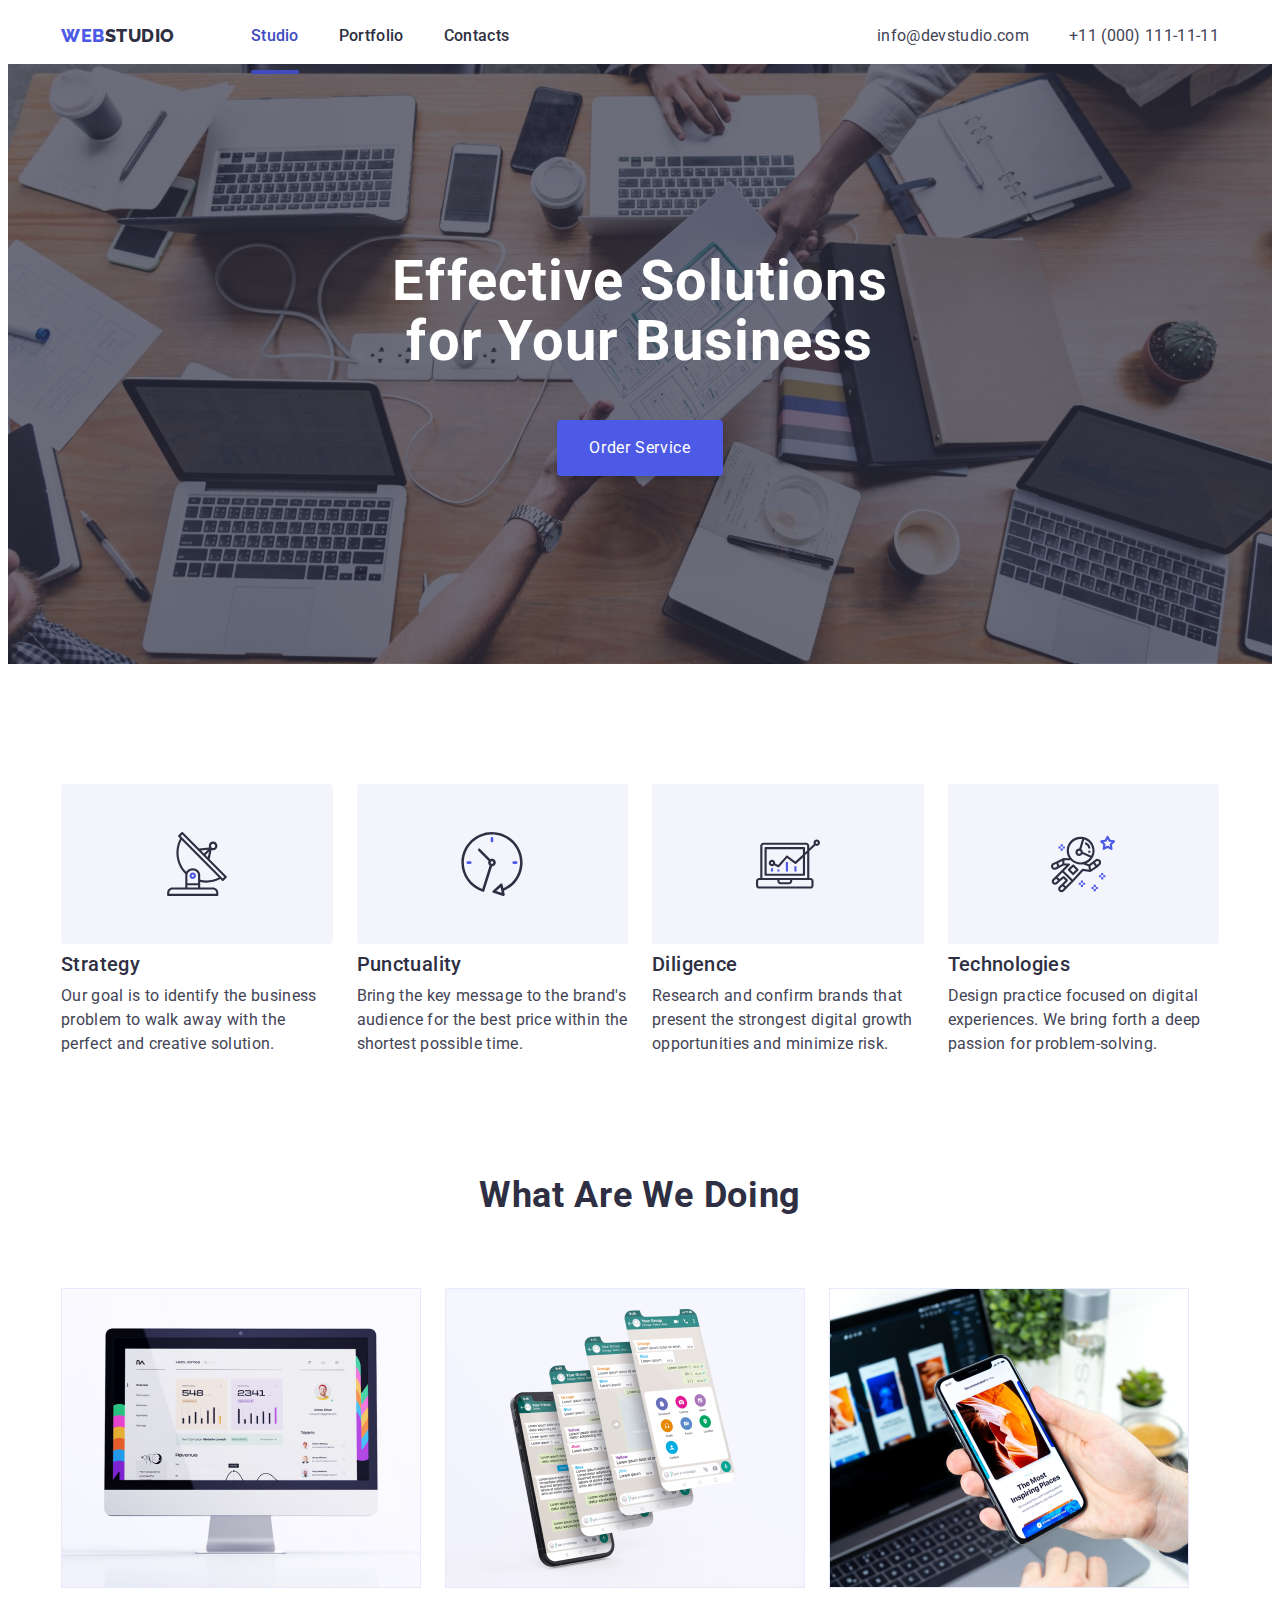
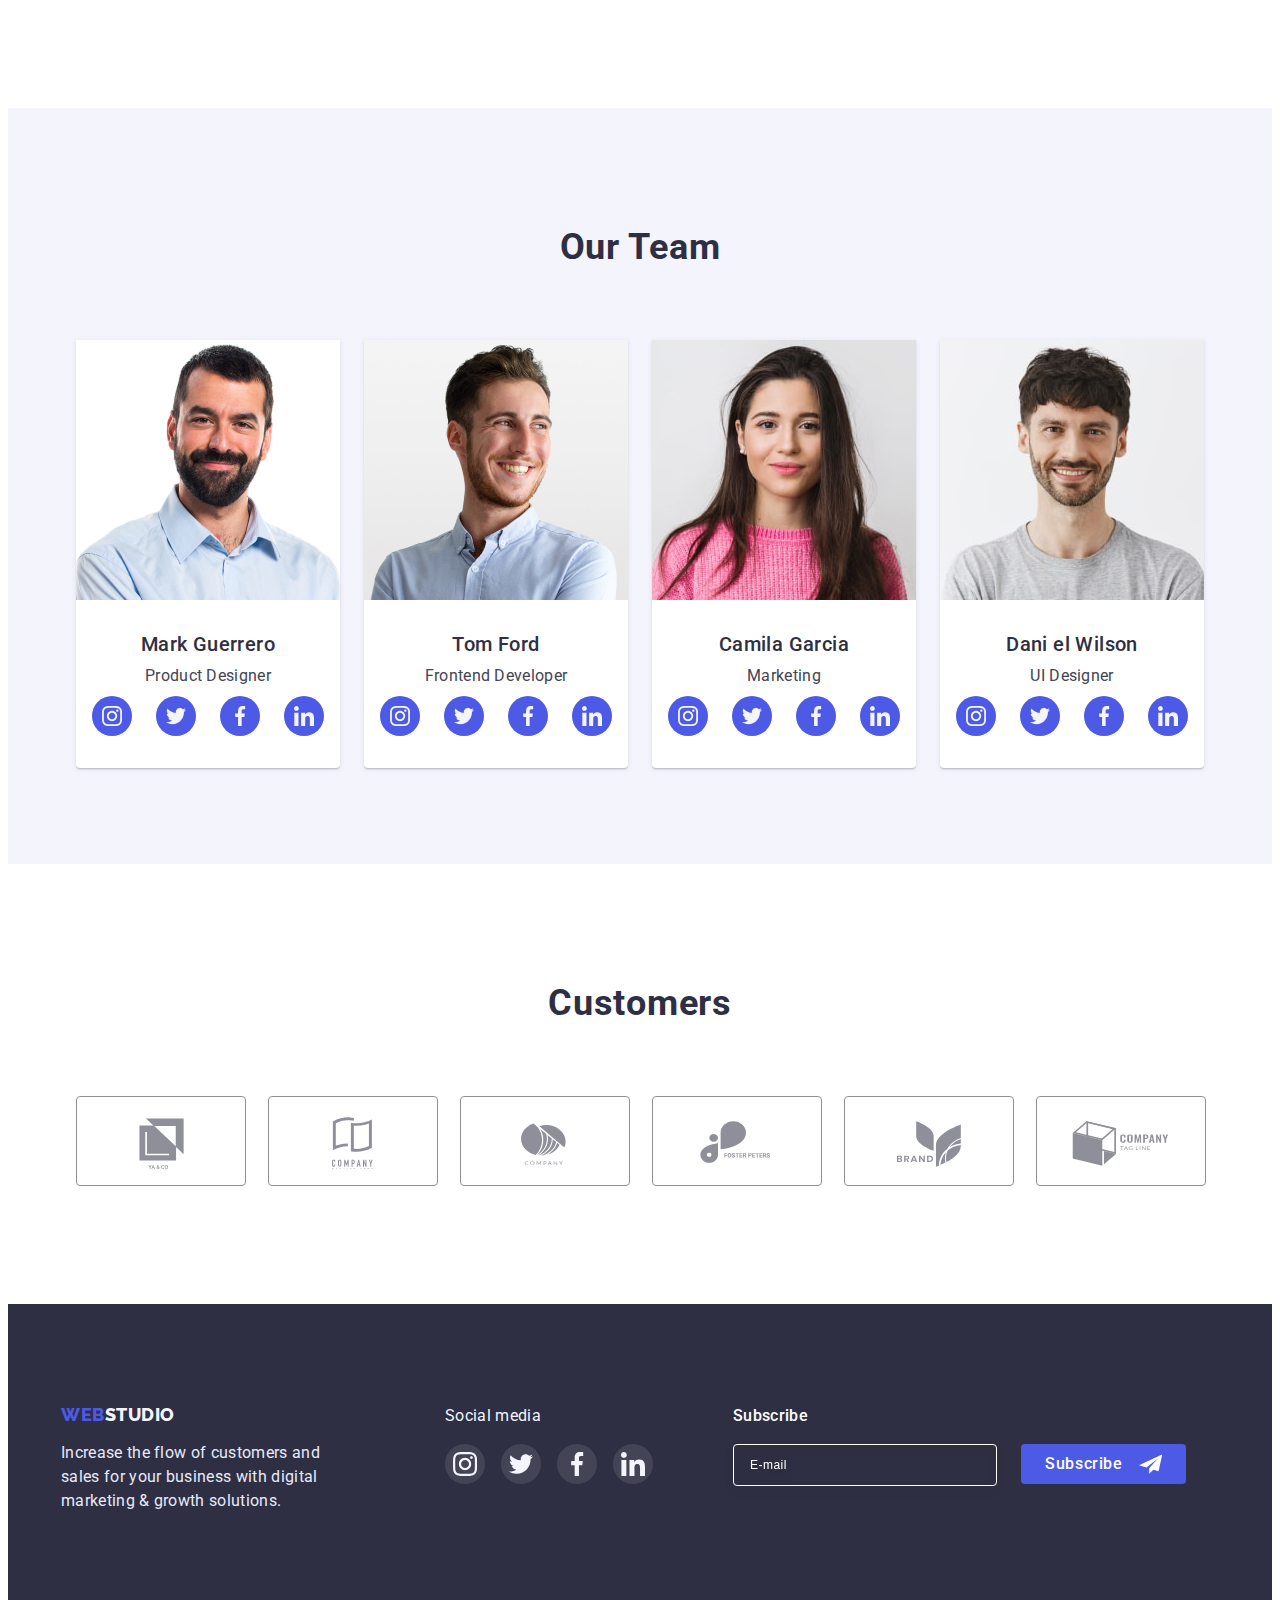
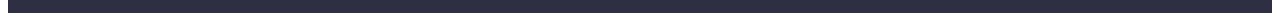
<file: index.html>
<!DOCTYPE html>
<html lang="en">
  <head>
    <meta charset="UTF-8" />
    <meta http-equiv="X-UA-Compatible" content="IE=edge" />
    <meta name="viewport" content="width=device-width, initial-scale=1.0" />
    <title>Studio</title>
    <link rel="preconnect" href="https://fonts.googleapis.com" />
    <link rel="preconnect" href="https://fonts.gstatic.com" crossorigin />
    <link
      href="https://fonts.googleapis.com/css2?family=Raleway:wght@800&family=Roboto:wght@400;500;700&display=swap"
      rel="stylesheet"
    />

    <link
      rel="stylesheet"
      href="https://cdnjs.cloudflare.com/ajax/libs/modern-normalize/1.1.0/modern-normalize.min.css"
      integrity="sha512-wpPYUAdjBVSE4KJnH1VR1HeZfpl1ub8YT/NKx4PuQ5NmX2tKuGu6U/JRp5y+Y8XG2tV+wKQpNHVUX03MfMFn9Q=="
      crossorigin="anonymous"
      referrerpolicy="no-referrer"
    />

    <link rel="stylesheet" href="./css/style.css" />
  </head>

  <body>
    <!-- HEADER -->
    <header class="header">
      <div class="container web-container">
        <nav class="header-nav list">
          <a class="header-logo link" href="./index.html"
            >Web <span class="studio">Studio</span></a
          >
          <!-- NAVIGATE -->
          <ul class="header-list list">
            <li class="header-item">
              <a class="header-link-current link" href="./index.html">Studio</a>
            </li>
            <li class="header-item">
              <a class="header-link link" href="./portfolio.html">Portfolio</a>
            </li>
            <li class="header-item">
              <a class="header-link link" href="">Contacts</a>
            </li>
          </ul>
        </nav>

        <address class="address">
          <ul class="address-list list">
            <li class="address-link">
              <a class="address-mail link" href="mailto:info@devstudio.com"
                >info@devstudio.com</a
              >
            </li>
            <li class="address-link">
              <a class="address-mail link" href="tel:+110001111111"
                >+11 (000) 111-11-11</a
              >
            </li>
          </ul>
        </address>
        <!-- NAV BUTTON -->
        <button type="button" class="menu-open-btn" data-menu-open>
          <svg width="32" Height="22" class="menu-mob-icon">
            <use href="./images/icons.svg#burger-icon"></use>
          </svg>
        </button>
      </div>
      <!-- menu -->
      <div class="mob-menu is-hidden" data-menu>
        <button type="button" class="mob-modal-close" data-menu-close>
          <svg width="8" Height="8" class="close">
            <use href="./images/icons.svg#icon-close-black-18dp-2-1-1"></use>
          </svg>
        </button>
        <ul class="mob-menu-list list">
          <li class="mob-menu-item">
            <a class="link mob-menu-link" href="./index.html">Studio</a>
          </li>
          <li class="mob-menu-item">
            <a class="link mob-menu-link" href="./portfolio.html">Portfolio</a>
          </li>
          <li class="mob-menu-item">
            <a class="link mob-menu-link" href="">Contacts</a>
          </li>
        </ul>
        <div>
          <ul class="list menu-mail-list">
            <li class="mob-menu-tel">
              <a class="link menu-tel" href="tel:+110001111111"
                >+11 (000) 111-11-11</a
              >
            </li>
            <li class="mob-menu-mail">
              <a class="link menu-mail" href="mailto:info@devstudio.com"
                >info@devstudio.com</a
              >
            </li>
          </ul>
          <ul class="mob-soc-list list">
            <li class="mob-soc-item item">
              <a class="mob-soc-link link" href="">
                <svg width="24" Height="24" class="mob-soc-icon">
                  <use href="./images/icons.svg#instagram"></use>
                </svg>
              </a>
            </li>
            <li class="mob-soc-item item">
              <a class="mob-soc-link link" href="">
                <svg width="24" Height="24" class="mob-soc-icon">
                  <use href="./images/icons.svg#twitter"></use>
                </svg>
              </a>
            </li>
            <li class="mob-soc-item item">
              <a class="mob-soc-link link" href="">
                <svg width="24" Height="24" class="mob-soc-icon">
                  <use href="./images/icons.svg#facebook"></use>
                </svg>
              </a>
            </li>
            <li class="mob-soc-item item">
              <a class="mob-soc-link link" href="">
                <svg width="24" Height="24" class="mob-soc-icon">
                  <use href="./images/icons.svg#linkedin"></use>
                </svg>
              </a>
            </li>
          </ul>
        </div>
      </div>
    </header>
    <!-- section 1 -->
    <main class="main-studio">
      <section class="hero">
        <div class="container hero-title">
          <h1 class="title">Effective Solutions for Your Business</h1>
          <button class="hero-button button" data-modal-open type="button">
            Order Service
          </button>
        </div>
      </section>

      <!-- section 2 -->
      <section class="second-section">
        <div class="container">
          <h2 class="second-section-header"></h2>
          <ul class="second-section-list list">
            <li class="second-item list">
              <div class="feature-icon-bg">
                <svg class="feature-icon" width="64" height="64">
                  <use href="./images/icons.svg#strategy"></use>
                </svg>
              </div>

              <h3 class="second-item-tittle">Strategy</h3>
              <p class="second-item-description">
                Our goal is to identify the business problem to walk away with
                the perfect and creative solution.
              </p>
            </li>
            <li class="second-item list">
              <div class="feature-icon-bg">
                <svg class="feature-icon" width="64" height="64">
                  <use href="./images/icons.svg#punctuality"></use>
                </svg>
              </div>

              <h3 class="second-item-tittle">Punctuality</h3>
              <p class="second-item-description">
                Bring the key message to the brand's audience for the best price
                within the shortest possible time.
              </p>
            </li>
            <li class="second-item list">
              <div class="feature-icon-bg">
                <svg class="feature-icon" width="64" height="64">
                  <use href="./images/icons.svg#diligence"></use>
                </svg>
              </div>

              <h3 class="second-item-tittle">Diligence</h3>
              <p class="second-item-description">
                Research and confirm brands that present the strongest digital
                growth opportunities and minimize risk.
              </p>
            </li>
            <li class="second-item list">
              <div class="feature-icon-bg">
                <svg class="feature-icon" width="64" height="64">
                  <use href="./images/icons.svg#technologies"></use>
                </svg>
              </div>
              <h3 class="second-item-tittle">Technologies</h3>
              <p class="second-item-description">
                Design practice focused on digital experiences. We bring forth a
                deep passion for problem-solving.
              </p>
            </li>
          </ul>
        </div>
      </section>

      <!-- section 3 -->

      <section class="third-section">
        <div class="container">
          <h2 class="third-section-header">What are we doing</h2>
          <ul class="third-section-list list">
            <li class="third-item list">
              <img
                srcset="./images/img_1.jpg 1x, ./images/img_1-2x.jpg 2x"
                src="./images/img_1.jpg"
                alt="imac"
                width="360"
              />
            </li>
            <li class="third-item list">
              <img
                srcset="./images/img_2.jpg 1x, ./images/img_2-2x.jpg 2x"
                src="./images/img_2.jpg"
                alt="screens"
                width="360"
              />
            </li>
            <li class="third-item list">
              <img
                srcset="./images/img_3.jpg 1x, ./images/img_3-2x.jpg 2x"
                src="./images/img_3.jpg"
                alt="devices"
                width="360"
              />
            </li>
          </ul>
        </div>
      </section>

      <!-- section 4 -->

      <section class="fourth-section">
        <div class="container">
          <h2 class="fourth-section-header">Our Team</h2>
          <ul class="fourth-section-list list">
            <li class="fourth-item list">
              <img
                class="fourth-item-image"
                srcset="./images/img_4.jpg 1x, ./images/img_4-2x.jpg 2x"
                src="./images/img_4.jpg"
                alt="Mark Guerrero"
                width="264"
              />
              <div class="team-content">
                <h3 class="fourth-item-name">Mark Guerrero</h3>
                <p class="fourth-item-profession">Product Designer</p>
                <ul class="team-social-list list">
                  <li class="team-social-item">
                    <a class="team-social-link" href="">
                      <svg class="team-soc-icon">
                        <use href="./images/icons.svg#instagram"></use>
                      </svg>
                    </a>
                  </li>

                  <li class="team-social-item">
                    <a class="team-social-link" href="">
                      <svg class="team-soc-icon">
                        <use href="./images/icons.svg#twitter"></use>
                      </svg>
                    </a>
                  </li>

                  <li class="team-social-item">
                    <a class="team-social-link" href="">
                      <svg class="team-soc-icon">
                        <use href="./images/icons.svg#facebook"></use>
                      </svg>
                    </a>
                  </li>

                  <li class="team-social-item">
                    <a class="team-social-link" href="">
                      <svg class="team-soc-icon">
                        <use href="./images/icons.svg#linkedin"></use>
                      </svg>
                    </a>
                  </li>
                </ul>
              </div>
            </li>

            <li class="fourth-item list">
              <img
                class="fourth-item-image"
                srcset="./images/img_5.jpg 1x, ./images/img_5-2x.jpg 2x"
                src="./images/img_5.jpg"
                alt="Tom Ford"
                width="264"
              />
              <div class="team-content">
                <h3 class="fourth-item-name">Tom Ford</h3>
                <p class="fourth-item-profession">Frontend Developer</p>
                <ul class="team-social-list list">
                  <li class="team-social-item">
                    <a class="team-social-link" href="">
                      <svg class="team-soc-icon">
                        <use href="./images/icons.svg#instagram"></use>
                      </svg>
                    </a>
                  </li>

                  <li class="team-social-item">
                    <a class="team-social-link" href="">
                      <svg class="team-soc-icon">
                        <use href="./images/icons.svg#twitter"></use>
                      </svg>
                    </a>
                  </li>

                  <li class="team-social-item">
                    <a class="team-social-link" href="">
                      <svg class="team-soc-icon">
                        <use href="./images/icons.svg#facebook"></use>
                      </svg>
                    </a>
                  </li>

                  <li class="team-social-item">
                    <a class="team-social-link" href="">
                      <svg class="team-soc-icon">
                        <use href="./images/icons.svg#linkedin"></use>
                      </svg>
                    </a>
                  </li>
                </ul>
              </div>
            </li>
            <li class="fourth-item list">
              <img
                class="fourth-item-image"
                srcset="./images/img_6.jpg 1x, ./images/img_6-2x.jpg 2x"
                src="./images/img_6.jpg"
                alt="Camila Garcia"
                width="264"
              />
              <div class="team-content">
                <h3 class="fourth-item-name">Camila Garcia</h3>
                <p class="fourth-item-profession">Marketing</p>
                <ul class="team-social-list list">
                  <li class="team-social-item">
                    <a class="team-social-link" href="">
                      <svg class="team-soc-icon">
                        <use href="./images/icons.svg#instagram"></use>
                      </svg>
                    </a>
                  </li>

                  <li class="team-social-item">
                    <a class="team-social-link" href="">
                      <svg class="team-soc-icon">
                        <use href="./images/icons.svg#twitter"></use>
                      </svg>
                    </a>
                  </li>

                  <li class="team-social-item">
                    <a class="team-social-link" href="">
                      <svg class="team-soc-icon">
                        <use href="./images/icons.svg#facebook"></use>
                      </svg>
                    </a>
                  </li>

                  <li class="team-social-item">
                    <a class="team-social-link" href="">
                      <svg class="team-soc-icon">
                        <use href="./images/icons.svg#linkedin"></use>
                      </svg>
                    </a>
                  </li>
                </ul>
              </div>
            </li>
            <li class="fourth-item list">
              <img
                class="fourth-item-image"
                srcset="./images/img_7.jpg 1x, ./images/img_7-2x.jpg 2x"
                src="./images/img_7.jpg"
                alt="Daniel Wilson"
                width="264"
              />
              <div class="team-content">
                <h3 class="fourth-item-name">Dani el Wilson</h3>
                <p class="fourth-item-profession">UI Designer</p>
                <ul class="team-social-list list">
                  <li class="team-social-item">
                    <a class="team-social-link" href="">
                      <svg class="team-soc-icon">
                        <use href="./images/icons.svg#instagram"></use>
                      </svg>
                    </a>
                  </li>

                  <li class="team-social-item">
                    <a class="team-social-link" href="">
                      <svg class="team-soc-icon">
                        <use href="./images/icons.svg#twitter"></use>
                      </svg>
                    </a>
                  </li>

                  <li class="team-social-item">
                    <a class="team-social-link" href="">
                      <svg class="team-soc-icon">
                        <use href="./images/icons.svg#facebook"></use>
                      </svg>
                    </a>
                  </li>

                  <li class="team-social-item">
                    <a class="team-social-link" href="">
                      <svg class="team-soc-icon">
                        <use href="./images/icons.svg#linkedin"></use>
                      </svg>
                    </a>
                  </li>
                </ul>
              </div>
            </li>
          </ul>
        </div>
      </section>

      <!-- Section Customers -->

      <section class="customers">
        <div class="container">
          <h2 class="customers-title">Customers</h2>
          <ul class="customers-list list">
            <li class="customers-item">
              <a class="customers-link link" href="">
                <svg class="customers-icon">
                  <use href="./images/icons.svg#customer1"></use>
                </svg>
              </a>
            </li>

            <li class="customers-item">
              <a class="customers-link link" href="">
                <svg class="customers-icon">
                  <use href="./images/icons.svg#customer2"></use>
                </svg>
              </a>
            </li>

            <li class="customers-item">
              <a class="customers-link link" href="">
                <svg class="customers-icon">
                  <use href="./images/icons.svg#customer3"></use>
                </svg>
              </a>
            </li>

            <li class="customers-item">
              <a class="customers-link link" href="">
                <svg class="customers-icon">
                  <use href="./images/icons.svg#customer4"></use>
                </svg>
              </a>
            </li>

            <li class="customers-item">
              <a class="customers-link link" href="">
                <svg class="customers-icon">
                  <use href="./images/icons.svg#customer5"></use>
                </svg>
              </a>
            </li>

            <li class="customers-item">
              <a class="customers-link link" href="">
                <svg class="customers-icon">
                  <use href="./images/icons.svg#customer6"></use>
                </svg>
              </a>
            </li>
          </ul>
        </div>
      </section>
    </main>

    <!-- footer -->

    <footer class="footer">
      <div class="container footer-container">
        <div class="left-content">
          <a class="footer-logo link" href="./index.html"
            >Web<span class="studio-footer">Studio</span></a
          >
          <p class="footer-about">
            Increase the flow of customers and sales for your business with
            digital marketing & growth solutions.
          </p>
        </div>

        <div class="social-content">
          <p class="footer-social-text">Social media</p>

          <ul class="footer-social-list list">
            <li class="footer-social-item">
              <a class="footer-social-link" href="">
                <svg width="24" height="24">
                  <use
                    class="footer-social-icon"
                    href="./images/icons.svg#instagram"
                  ></use>
                </svg>
              </a>
            </li>

            <li class="footer-social-item">
              <a class="footer-social-link" href="">
                <svg width="24" height="24">
                  <use
                    class="footer-social-icon"
                    href="./images/icons.svg#twitter"
                  ></use>
                </svg>
              </a>
            </li>

            <li class="footer-social-item">
              <a class="footer-social-link" href="">
                <svg width="24" height="24">
                  <use
                    class="footer-social-icon"
                    href="./images/icons.svg#facebook"
                  ></use>
                </svg>
              </a>
            </li>

            <li class="footer-social-item">
              <a class="footer-social-link" href="">
                <svg width="24" height="24">
                  <use
                    class="footer-social-icon"
                    href="./images/icons.svg#linkedin"
                  ></use>
                </svg>
              </a>
            </li>
          </ul>
        </div>
        <!-- 6=1 -->
        <div class="button-type">
          <b class="subscribe-tittle">Subscribe</b>
          <form class="form-footer">
            <label class="subscribe-label">
              <input
                id="user-email"
                type="text"
                name="user-email"
                class="subscribe-box"
                placeholder="E-mail"
            /></label>

            <button class="footer-button" type="submit">
              <b class="button-text">Subscribe</b>
              <svg class="button-item">
                <use href="./images/icons.svg#icon-Frame-3"></use>
              </svg>
            </button>
          </form>
        </div>
      </div>
    </footer>

    <!-- modal -->

    <div class="backdrop is-hidden" data-modal>
      <div class="modal">
        <button class="modal-close" type="button" data-modal-close>
          <svg class="close">
            <use
              href="./images/symbol-defs.svg#icon-close-black-18dp-2-1"
            ></use>
          </svg>
        </button>
        <p class="form-title">Leave your contacts and we will call you back</p>
        <form class="form">
          <label class="modal-wrap" for="Name">Name</label>
          <div class="modal-text">
            <input
              type="text"
              class="modal-input"
              name="user-name"
              id="user-name"
              required
            /><svg class="modal-icon">
              <use href="./images/icons.svg#icon-person-black-18dp-1"></use>
            </svg>
          </div>

          <label class="modal-wrap" for="Phone">Phone</label>
          <div class="modal-text">
            <input
              type="tel"
              class="modal-input"
              name="user-phone"
              id="user-phone"
              required
            /><svg class="modal-icon">
              <use href="./images/icons.svg#icon-phone-black-18dp-1"></use>
            </svg>
          </div>

          <label class="modal-wrap" for="Email">Email</label>
          <div class="modal-text">
            <input
              type="email"
              class="modal-input"
              name="user-mail"
              id="user-mail"
              required
            /><svg class="modal-icon">
              <use href="./images/icons.svg#icon-email-black-18dp-1"></use>
            </svg>
          </div>

          <label class="coment-wrap" title="Your comment">
            <span class="modal-label">Comment</span></label
          >
          <div class="modal-text">
            <textarea
              placeholder="Text input"
              class="modal-textarea"
              name="text-input"
              id="text-input"
            ></textarea>
          </div>

          <div class="modal-field">
            <input
              type="checkbox"
              name="user-privacy"
              id="privacy"
              value="true"
              class="modal-chec visually-hidden"
            />
            <label for="privacy" class="chec-text">
              <span>
                <svg class="chec-icon">
                  <use href="./images/icons.svg#icon-Vector-1"></use>
                </svg>
              </span>
              I accept the terms and conditions of the<a class="policy" href=""
                >Privacy Policy</a
              ></label
            >
          </div>

          <button class="submit-button button" type="submit">Send</button>
        </form>
      </div>
    </div>
    <script src="./js/modal.js"></script>
    <script src="./js/mobile-menu.js"></script>
  </body>
</html>
</file>
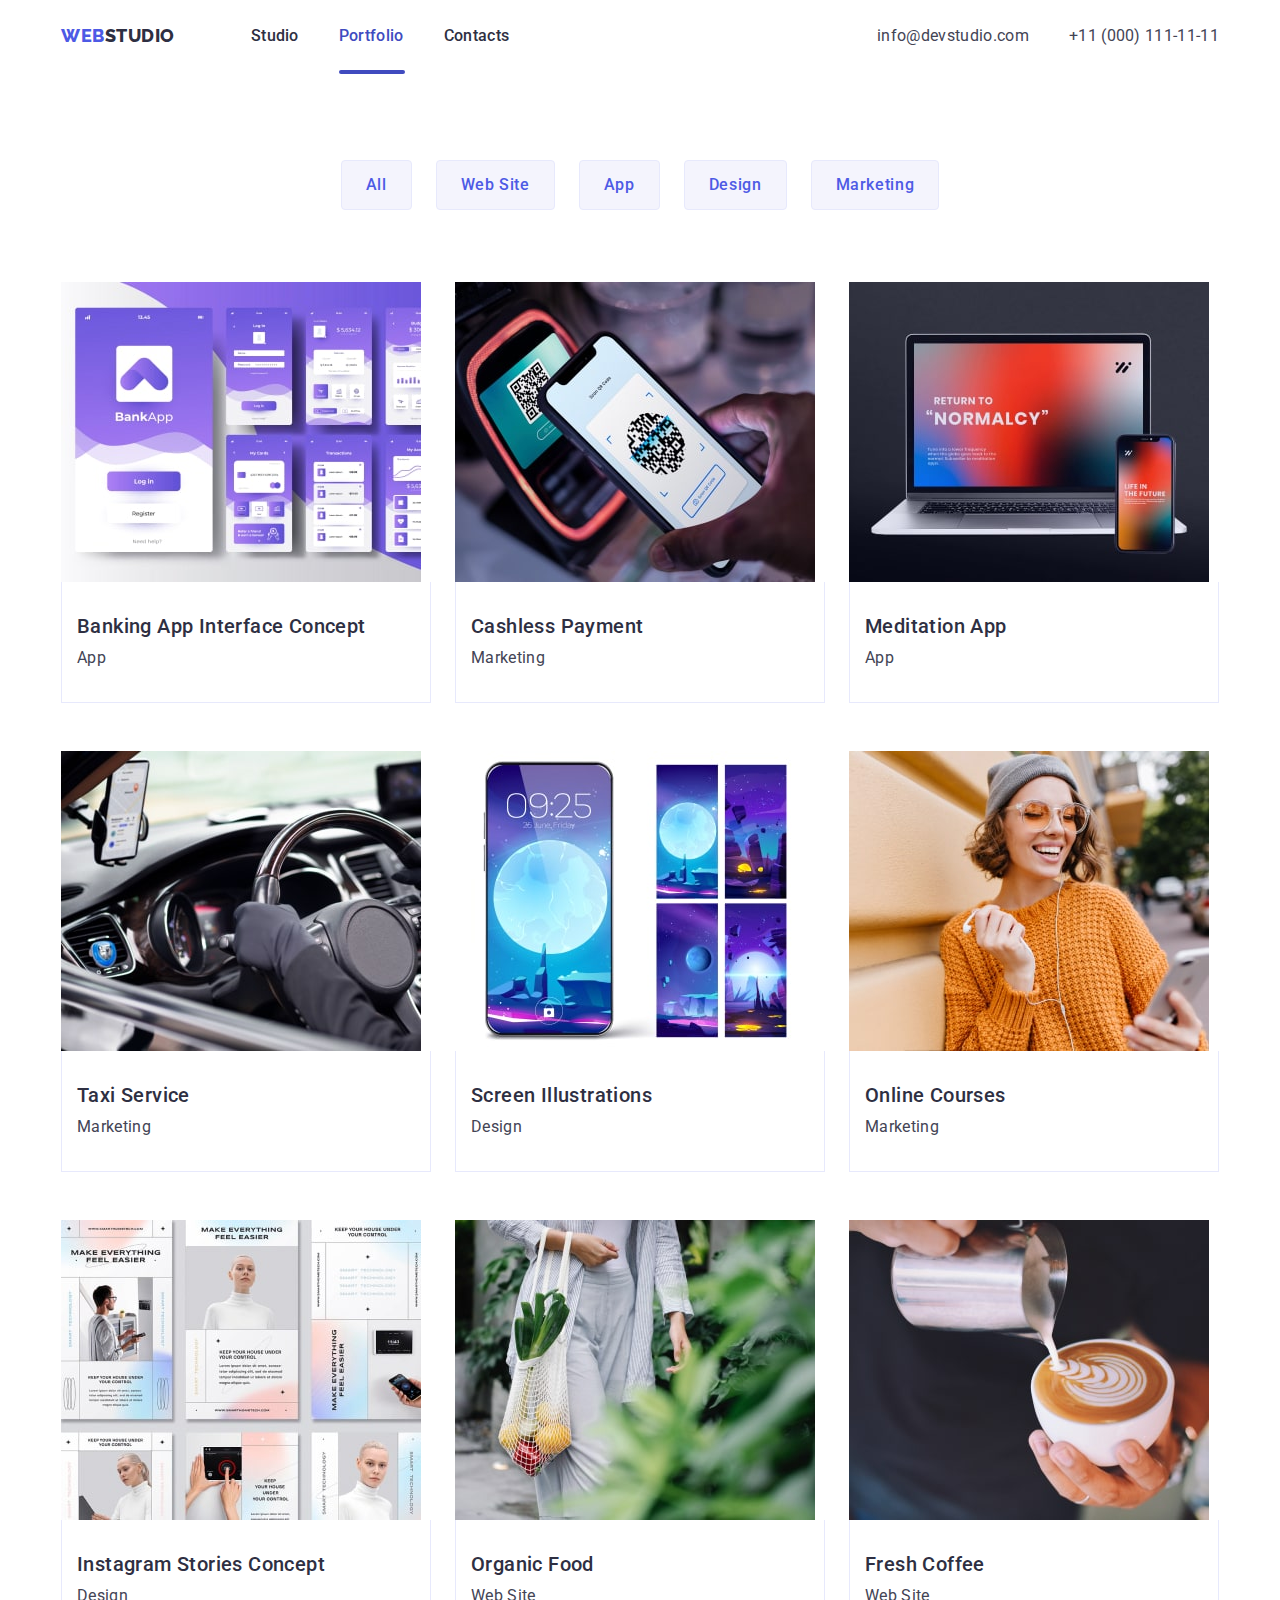
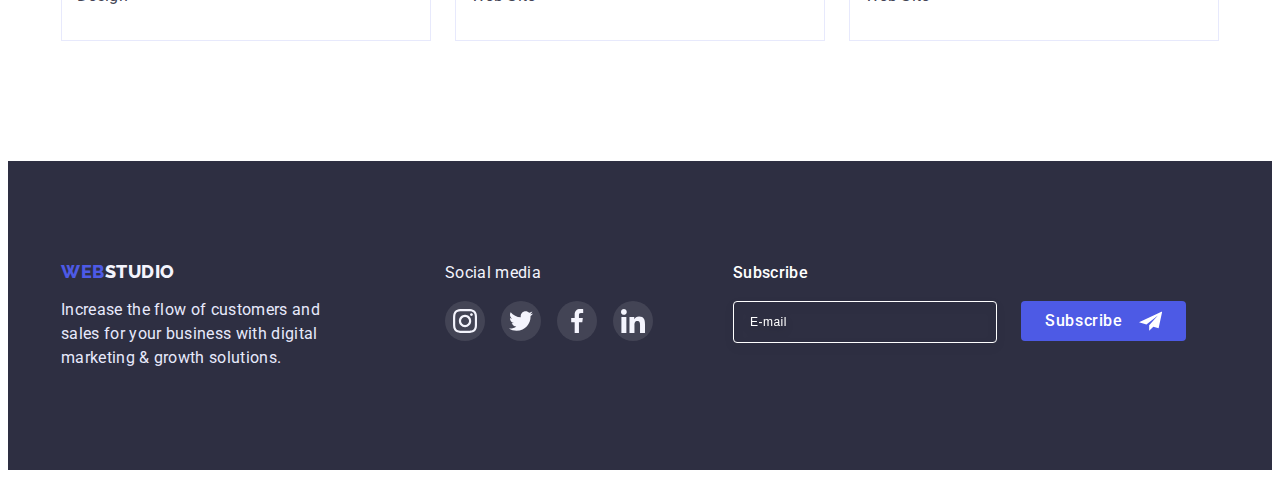
<file: portfolio.html>
<!DOCTYPE html>
<html lang="en">
  <head>
    <meta charset="UTF-8" />
    <meta http-equiv="X-UA-Compatible" content="IE=edge" />
    <meta name="viewport" content="width=device-width, initial-scale=1.0" />
    <title>Portfolio</title>
    <link rel="preconnect" href="https://fonts.googleapis.com" />
    <link rel="preconnect" href="https://fonts.gstatic.com" crossorigin />
    <link
      href="https://fonts.googleapis.com/css2?family=Raleway:wght@800&family=Roboto:wght@400;500;700&display=swap"
      rel="stylesheet"
    />

    <link
      rel="stylesheet"
      href="https://cdnjs.cloudflare.com/ajax/libs/modern-normalize/1.1.0/modern-normalize.min.css"
      integrity="sha512-wpPYUAdjBVSE4KJnH1VR1HeZfpl1ub8YT/NKx4PuQ5NmX2tKuGu6U/JRp5y+Y8XG2tV+wKQpNHVUX03MfMFn9Q=="
      crossorigin="anonymous"
      referrerpolicy="no-referrer"
    />

    <link rel="stylesheet" href="./css/style.css" />
  </head>

  <!-- BODY -->

  <body>
    <header class="header">
      <div class="container web-container">
        <nav class="header-nav list">
          <a class="header-logo link" href="./index.html"
            >Web <span class="studio">Studio</span></a
          >
          <ul class="header-list list">
            <li class="header-item">
              <a class="header-link link" href="./index.html">Studio</a>
            </li>
            <li class="header-item">
              <a class="header-link-top link" href="./portfolio.html"
                >Portfolio</a
              >
            </li>
            <li class="header-item">
              <a class="header-link link" href="">Contacts</a>
            </li>
          </ul>
        </nav>

        <!-- ADDRESS -->

        <address class="address">
          <ul class="address-list list">
            <li>
              <a class="address-mail link" href="mailto:info@devstudio.com"
                >info@devstudio.com</a
              >
            </li>
            <li>
              <a class="address-mail link" href="tel:+110001111111"
                >+11 (000) 111-11-11</a
              >
            </li>
          </ul>
        </address>
      </div>
    </header>

    <!-- SECTION -->

    <main>
      <section class="portfolio">
        <div class="container">
          <h1 hidden class="hidden">All buttos</h1>
          <ul class="hero-list list">
            <li class="hero-btn">
              <button class="hero-btn-list btn" type="button">All</button>
            </li>
            <li class="hero-btn">
              <button class="hero-btn-list btn" type="button">Web Site</button>
            </li>
            <li class="hero-btn">
              <button class="hero-btn-list btn" type="button">App</button>
            </li>
            <li class="hero-btn">
              <button class="hero-btn-list btn" type="button">Design</button>
            </li>
            <li class="hero-btn">
              <button class="hero-btn-list btn" type="button">Marketing</button>
            </li>
          </ul>
        </div>

        <div class="container">
          <ul class="about-list list">
            <li class="servise-item border">
              <a class="link" href="">
                <div class="overlay-card">
                  <img
                    src="./images/img_p1.jpg"
                    alt="apps"
                    width="360"
                    height="300"
                  />
                  <p class="overlay">
                    14 Stylish and User-Friendly App Design Concepts · Task
                    Manager App · Calorie Tracker App · Exotic Fruit Ecommerce
                    App · Cloud Storage App
                  </p>
                </div>

                <div class="work-content">
                  <h2 class="title-about">Banking App Interface Concept</h2>
                  <p class="title-text">App</p>
                </div>
              </a>
            </li>

            <li class="servise-item border">
              <a class="link" href="">
                <div class="overlay-card">
                  <img
                    src="./images/img_p2.jpg"
                    alt="apps"
                    width="360"
                    height="300"
                  />
                  <p class="overlay">
                    14 Stylish and User-Friendly App Design Concepts · Task
                    Manager App · Calorie Tracker App · Exotic Fruit Ecommerce
                    App · Cloud Storage App
                  </p>
                </div>
                <div class="work-content">
                  <h2 class="title-about">Cashless Payment</h2>
                  <p class="title-text">Marketing</p>
                </div>
              </a>
            </li>

            <li class="servise-item border">
              <a class="link" href="">
                <div class="overlay-card">
                  <img
                    src="./images/img_p3.jpg"
                    alt="apps"
                    width="360"
                    height="300"
                  />
                  <p class="overlay">
                    14 Stylish and User-Friendly App Design Concepts · Task
                    Manager App · Calorie Tracker App · Exotic Fruit Ecommerce
                    App · Cloud Storage App
                  </p>
                </div>
                <div class="work-content">
                  <h2 class="title-about">Meditation App</h2>
                  <p class="title-text">App</p>
                </div>
              </a>
            </li>

            <li class="servise-item border">
              <a class="link" href="">
                <div class="overlay-card">
                  <img
                    src="./images/img_p4.jpg"
                    alt="marketing"
                    width="360"
                    height="300"
                  />
                  <p class="overlay">
                    14 Stylish and User-Friendly App Design Concepts · Task
                    Manager App · Calorie Tracker App · Exotic Fruit Ecommerce
                    App · Cloud Storage App
                  </p>
                </div>
                <div class="work-content">
                  <h2 class="title-about">Taxi Service</h2>
                  <p class="title-text">Marketing</p>
                </div>
              </a>
            </li>

            <li class="servise-item border">
              <a class="link" href="">
                <div class="overlay-card">
                  <img
                    src="./images/img_p5.jpg"
                    alt="marketing"
                    width="360"
                    height="300"
                  />
                  <p class="overlay">
                    14 Stylish and User-Friendly App Design Concepts · Task
                    Manager App · Calorie Tracker App · Exotic Fruit Ecommerce
                    App · Cloud Storage App
                  </p>
                </div>
                <div class="work-content">
                  <h2 class="title-about">Screen Illustrations</h2>
                  <p class="title-text">Design</p>
                </div>
              </a>
            </li>

            <li class="servise-item border">
              <a class="link" href="">
                <div class="overlay-card">
                  <img
                    src="./images/img_p6.jpg"
                    alt="marketing"
                    width="360"
                    height="300"
                  />
                  <p class="overlay">
                    14 Stylish and User-Friendly App Design Concepts · Task
                    Manager App · Calorie Tracker App · Exotic Fruit Ecommerce
                    App · Cloud Storage App
                  </p>
                </div>
                <div class="work-content">
                  <h2 class="title-about">Online Courses</h2>
                  <p class="title-text">Marketing</p>
                </div>
              </a>
            </li>

            <li class="servise-item border">
              <a class="link" href="">
                <div class="overlay-card">
                  <img
                    src="./images/img_p7.jpg"
                    alt="sites"
                    width="360"
                    height="300"
                  />
                  <p class="overlay">
                    14 Stylish and User-Friendly App Design Concepts · Task
                    Manager App · Calorie Tracker App · Exotic Fruit Ecommerce
                    App · Cloud Storage App
                  </p>
                </div>
                <div class="work-content">
                  <h2 class="title-about">Instagram Stories Concept</h2>
                  <p class="title-text">Design</p>
                </div>
              </a>
            </li>

            <li class="servise-item border">
              <a class="link" href="">
                <div class="overlay-card">
                  <img
                    src="./images/img_p8.jpg"
                    alt="sites"
                    width="360"
                    height="300"
                  />
                  <p class="overlay">
                    14 Stylish and User-Friendly App Design Concepts · Task
                    Manager App · Calorie Tracker App · Exotic Fruit Ecommerce
                    App · Cloud Storage App
                  </p>
                </div>
                <div class="work-content">
                  <h2 class="title-about">Organic Food</h2>
                  <p class="title-text">Web Site</p>
                </div>
              </a>
            </li>

            <li class="servise-item border">
              <a class="link" href="">
                <div class="overlay-card">
                  <img
                    src="./images/img_p9.jpg"
                    alt="sites"
                    width="360"
                    height="300"
                  />
                  <p class="overlay">
                    14 Stylish and User-Friendly App Design Concepts · Task
                    Manager App · Calorie Tracker App · Exotic Fruit Ecommerce
                    App · Cloud Storage App
                  </p>
                </div>
                <div class="work-content">
                  <h2 class="title-about">Fresh Coffee</h2>
                  <p class="title-text">Web Site</p>
                </div>
              </a>
            </li>
          </ul>
        </div>
      </section>
    </main>

    <!-- footer -->

    <footer class="footer">
      <div class="container footer-container">
        <div class="left-content">
          <a class="footer-logo link" href="./index.html"
            >Web<span class="studio-footer">Studio</span></a
          >
          <p class="footer-about">
            Increase the flow of customers and sales for your business with
            digital marketing & growth solutions.
          </p>
        </div>

        <div class="social-content">
          <p class="footer-social-text">Social media</p>

          <ul class="footer-social-list list">
            <li class="footer-social-item">
              <a class="footer-social-link" href="">
                <svg width="24" height="24">
                  <use
                    class="footer-social-icon"
                    href="./images/icons.svg#instagram"
                  ></use>
                </svg>
              </a>
            </li>

            <li class="footer-social-item">
              <a class="footer-social-link" href="">
                <svg width="24" height="24">
                  <use
                    class="footer-social-icon"
                    href="./images/icons.svg#twitter"
                  ></use>
                </svg>
              </a>
            </li>

            <li class="footer-social-item">
              <a class="footer-social-link" href="">
                <svg width="24" height="24">
                  <use
                    class="footer-social-icon"
                    href="./images/icons.svg#facebook"
                  ></use>
                </svg>
              </a>
            </li>

            <li class="footer-social-item">
              <a class="footer-social-link" href="">
                <svg width="24" height="24">
                  <use
                    class="footer-social-icon"
                    href="./images/icons.svg#linkedin"
                  ></use>
                </svg>
              </a>
            </li>
          </ul>
        </div>
        <div class="button-type">
          <b class="subscribe-tittle">Subscribe</b>
          <form class="form-footer">
            <label class="subscribe-label">
              <input
                id="user-email"
                type="text"
                name="user-email"
                class="subscribe-box"
                placeholder="E-mail"
            /></label>

            <button class="footer-button" type="submit">
              <b class="button-text">Subscribe</b>
              <svg class="button-item">
                <use href="./images/icons.svg#icon-Frame-3"></use>
              </svg>
            </button>
          </form>
        </div>
      </div>
    </footer>
  </body>
</html>
</file>
<file: css/style.css>
/* Body */
body {
  font-family: "Roboto", sans-serif;
  font-style: normal;
  color: #434455;
}

:root {
  --cornflower: #e7e9fc;
  --green: #31d0aa;
  --main-title-color: #ffffff;
  --navi-blue: #2e2f42;
  --paragraph-title-font-family: "Roboto", sans-serif;
  --adres-title-color: #434455;
  --white: #ffffff;
  --element-gap: 24px;
  --cloud: #f4f4fd;
  --ocean: #404bbf;
  --element-gap: 24px;
  --iris: #4d5ae5;
  --grey: rgba(46, 47, 66, 0.7);
  --light-slate: #8e8f99;
  --transparent-white: rgba(255, 255, 255, 0.1);
  --speed-transform: 250ms cubic-bezier(0.4, 0, 0.2, 1);
}

img {
  display: block;
}

.visually-hidden {
  position: absolute;
  width: 1px;
  height: 1px;
  margin: -1px;
  border: 0;
  padding: 0;

  white-space: nowrap;
  clip-path: inset(100%);
  clip: rect(0 0 0 0);
  overflow: hidden;
}

p,
h1,
h2,
h3,
h4,
h5,
h6 {
  margin: 0;
}
ul {
  padding-left: 0;
  margin: 0;
}
button,
btn {
  cursor: pointer;
}

/* Txt decoration & list style  */
.link {
  text-decoration: none;
}

.link:is(:hover, :focus, :active) {
  color: #404bbf;
}

.list {
  list-style: none;
}

.container {
  width: 1158px;
  padding-left: 15px;
  padding-right: 15px;
  margin: 0 auto;
  /* outline: 2px solid red; */
}

/* Header */

.header {
}
.header-nav {
  display: flex;
  align-items: center;
}

.web-container {
  display: flex;
  align-items: center;
  justify-content: space-between;
}

.header-logo {
  font-style: normal;
  font-weight: 800;
  font-family: "Raleway", sans-serif;
  font-size: 18px;
  line-height: 1.17;
  display: flex;
  align-items: center;
  letter-spacing: 0.03em;
  text-transform: uppercase;
  color: #4d5ae5;
  margin-right: 76px;
  transition: var(--speed-transform);
}
.studio {
  font-style: normal;
  font-weight: 800;
  font-family: "Raleway", sans-serif;
  font-size: 18px;
  line-height: 1.17;
  display: flex;
  align-items: center;
  letter-spacing: 0.03em;
  text-transform: uppercase;
  color: #2e2f42;
}
.header-list {
  display: none;
}

.header-link {
  font-weight: 500;
  font-size: 16px;
  line-height: 1.5;
  letter-spacing: 0.02em;
  color: #2e2f42;
  transition: var(--speed-transform);
}

.header-link-top {
  color: var(--ocean);
  position: relative;
  font-weight: 500;
  font-size: 16px;
  line-height: 1.5;
  letter-spacing: 0.02em;
  transition: var(--speed-transform);
}

.header-link-top::after {
  content: "";
  position: absolute;
  width: 66px;
  height: 4px;
  background: var(--ocean);
  border-radius: 2px;
  top: 44px;
  left: 0px;
}
.header-link-current::after {
  content: "";
  position: absolute;
  width: 48px;
  height: 4px;
  background: var(--ocean);
  border-radius: 2px;
  top: 44px;
  left: 0px;
}
.header-link-current {
  color: var(--ocean);
  position: relative;
  font-weight: 500;
  font-size: 16px;
  line-height: 1.5;
  letter-spacing: 0.02em;
  transition: var(--speed-transform);
}

.link:is(:hover, :focus, :active) {
  color: var(--ocean);
}

/* Mobile menu */

.menu-open-btn {
  background-color: transparent;
  border: none;
}
.menu-mob-icon {
  width: 32px;
  height: 22px;
  stroke: #2e2f42;
}

.mob-menu {
  position: fixed;
  z-index: 100;
  display: flex;
  flex-direction: column;
  justify-content: space-between;
  top: 0;
  width: 100%;
  height: 100%;
  background-color: #ffffff;
  padding: 80px 24px 40px 40px;
  transition-timing-function: linear;
  overflow: auto;
  transition: opacity, visibility;
  transition-duration: 300ms;
}

.mob-modal-close {
  position: absolute;
  top: 24px;
  right: 24px;
  display: flex;
  justify-content: center;
  align-items: center;
  width: 24px;
  height: 24px;
  background-color: rgba(231, 233, 252, 0.1);
  border: 1px solid rgba(46, 47, 66, 0.1);
  border-radius: 50%;
}

.menu-mail-list {
  margin-bottom: 48px;
}

.mob-menu-item {
  margin-bottom: 40px;
}

.mob-menu-link {
  text-decoration: none;
  font-size: 36px;
  font-weight: 700;
  line-height: 1.111;
  letter-spacing: 0.02em;
  color: #2e2f42;
  transition: var(--speed-transform);
}
.mob-menu-link.link:is(:hover, :focus) {
  color: #404bbf;
}

.menu-mail {
  font-style: normal;
  font-weight: 500;
  line-height: 1.2;
  letter-spacing: 0.02em;
  color: #434455;
  text-decoration: none;
}

.menu-tel {
  font-weight: 700;
  font-size: 36px;
  line-height: 1.11;
  letter-spacing: 0.02em;
  text-transform: capitalize;
  font-style: normal;
  color: #2e2f42;
}
.mob-menu-tel {
  margin-bottom: 40px;
}

.mob-soc-list {
  display: inline-flex;
  flex-wrap: wrap;
  gap: 56px;
}

.mob-soc-item {
}

.mob-soc-link {
  width: 40px;
  height: 40px;
  display: flex;
  align-items: center;
  justify-content: center;
  border-radius: 50%;
  background-color: #4d5ae5;
}
.mob-soc-link:hover,
.mob-soc-link:focus {
  background: #31d0aa;
}

.mob-soc-icon {
  width: 20px;
  height: 20px;
  fill: #f4f4fd;
}

/* Address */

.address {
  font-style: normal;
}

.address-list {
  display: none;
}

.address-mail {
  display: none;
}

/* Main */
.main-studio {
}
/* First section */

.hero {
  max-width: 1440px;
  padding: auto;
  margin: 0 auto;
  background: var(--navi-blue);
  background-image: linear-gradient(
      rgba(46, 47, 66, 0.7),
      rgba(46, 47, 66, 0.7)
    ),
    url(../images/hero-img.jpg);
  background-repeat: no-repeat;
  background-position: center;
  background-size: cover;
}
@media (min-device-pixel-ratio: 2),
  (min-resolution: 192dpi),
  (min-resolution: 2dppx) {
  .hero {
    background-image: linear-gradient(
        rgba(46, 47, 66, 0.7),
        rgba(46, 47, 66, 0.7)
      ),
      url(../images/hero-img-1.jpg);
  }
}
.title {
  width: 496px;
  font-size: 56px;
  line-height: 1.07;
  letter-spacing: 0.02em;
  color: #ffffff;
  margin: 0 auto;
}

.hero-button {
  font-family: var(--paragraph-title-font-family);
  font-size: 16px;
  line-height: 1.5;
  letter-spacing: 0.04em;
  color: #ffffff;
  background: #4d5ae5;
  box-shadow: 0px 4px 4px rgba(0, 0, 0, 0.15);
  border-radius: 4px;
  display: block;
  margin: 0 auto;
  padding: 16px 32px;
  margin-top: 48px;
  border: none;
}

.hero-title {
}

.button {
  transition: var(--speed-transform);
}

.button:is(:hover, :focus, :active) {
  background-color: #404bbf;
}

.hero-btn-list {
  font-family: var(--paragraph-title-font-family);
  font-style: normal;
  font-weight: 500;
  font-size: 16px;
  line-height: 1.5;
  display: flex;
  align-items: center;
  text-align: center;
  letter-spacing: 0.04em;
  color: #4d5ae5;
  background: #f4f4fd;
  cursor: pointer;
  display: flex;
  flex-direction: row;
  justify-content: center;
  align-items: center;
  padding: 12px 24px;
  border: 1px solid #e7e9fc;
  border-radius: 4px;
}

.btn {
  transition: var(--speed-transform);
}

.btn:hover {
  color: #ffffff;
  background: #404bbf;
}

.btn:focus {
  color: #ffffff;
  background: #404bbf;
}
.btn:active {
  color: #ffffff;
}

.hero-none {
  padding-top: 96px;
}

/* Second section */

.second-section {
  padding-top: 120px;
}

.second-section-header {
}
.second-section-list {
  display: flex;
  gap: 24px;
}
.second-item {
  width: 264px;
}
.second-item-tittle {
  font-weight: 500;
  font-size: 36px;
  line-height: 1.2;
  letter-spacing: 0.02em;
  color: var(--navi-blue);
  margin-bottom: 8px;
}
.second-item-description {
  margin-top: 8px;
  font-size: 16;
  line-height: 1.5;
  letter-spacing: 0.02em;
}

.feature-icon-bg {
  display: none;
  padding: 24px 100px;
  height: 112px;
  align-items: center;
  justify-content: center;

  background-color: var(--cloud);
  border-radius: 4px;
  margin-bottom: 8px;
}

/* Third section */

.third-section {
  padding-bottom: 120px;
}

.third-section-header {
  font-weight: 700;
  font-size: 36px;
  line-height: 1.11;
  text-align: center;
  letter-spacing: 0.02em;
  text-transform: capitalize;
  color: #2e2f42;
  margin-bottom: 72px;
}
.third-section-list {
  display: flex;
  gap: 24px;
}

.third-item {
}

/* Fourth section */
.fourth-section {
  background-color: #f4f4fd;
}

.team-list {
  background: #ffffff;
}

.team-content {
  padding: 32px 16px;
}

.team-social-list {
  display: flex;

  gap: var(--element-gap);
}

.team-social-item {
  padding: 0;
  margin: 0;
  transition: var(--speed-transform);
}

.team-soc-icon {
  width: 20px;
  height: 20px;
  fill: #f4f4fd;
  transition: var(--speed-transform);
}

.team-social-link {
  display: flex;
  justify-content: center;
  align-items: center;
  width: 40px;
  height: 40px;

  fill: var(--cloud);
  background-color: var(--iris);
  background-repeat: no-repeat;
  background-position: center;
  border-radius: 50%;
  transition: var(--speed-transform);
}

.team-social-link:is(:hover, :focus) {
  background-color: var(--ocean);
}

.fourth-section-header {
  font-weight: 700;
  font-size: 36px;
  line-height: 1.11;
  text-align: center;
  letter-spacing: 0.02em;
  text-transform: capitalize;
  color: #2e2f42;
  padding-top: 120px;
  margin-bottom: 72px;
}
.fourth-section-list {
  display: flex;
  gap: 24px;
}

.fourth-item {
  background: #ffffff;
  box-shadow: 0px 1px 6px rgba(46, 47, 66, 0.08),
    0px 1px 1px rgba(46, 47, 66, 0.16), 0px 2px 1px rgba(46, 47, 66, 0.08);
  border-radius: 0px 0px 4px 4px;
}
.fourth-item-image {
}
.fourth-item-name {
  font-style: normal;
  font-weight: 500;
  font-size: 20px;
  line-height: 1.2;
  text-align: center;
  letter-spacing: 0.02em;
  color: #2e2f42;
  margin-bottom: 8px;
}

.fourth-item-profession {
  font-size: 16px;
  line-height: 1.5;
  text-align: center;
  letter-spacing: 0.02em;
  color: var(--adres-title-color);
  margin-bottom: 8px;
}

/* Fifth section Customers */

.customers {
  padding-top: 120px;
  padding-bottom: 120px;
}

.customers-title {
  text-align: center;

  font-weight: 700;
  font-size: 36px;
  line-height: 1.11;
  letter-spacing: 0.02em;
  text-transform: capitalize;

  color: var(--navi-blue);
  margin-bottom: 72px;
}

.customers-list {
  display: flex;
  flex-wrap: wrap;
  gap: var(--element-gap);
}

.customers-link {
  display: flex;
  justify-content: center;
  align-items: center;
  width: 168px;
  height: 88px;

  fill: var(--light-slate);
  border: 1px solid var(--light-slate);
  border-radius: 4px;
  transition: var(--speed-transform);
}

.customers-link:is(:hover, :focus) {
  fill: var(--ocean);
  border: 1px solid var(--ocean);
}

.customers-icon {
  width: 104px;
  height: 56px;
  transition: var(--speed-transform);
}

/* Footer */

.footer {
  padding-top: 102px;
  padding-bottom: 100px;
  background: var(--navi-blue);
}

.footer-container {
  display: flex;
  align-items: first baseline;
}

.footer-logo {
  font-family: "Raleway", sans-serif;
  font-style: normal;
  font-weight: 800;
  font-size: 18px;
  line-height: 1.17;
  letter-spacing: 0.03em;
  text-transform: uppercase;
  color: #4d5ae5;
  display: flex;
}
.studio-footer {
  color: #f4f4fd;
  font-style: normal;
  font-weight: 800;
  font-family: "Raleway", sans-serif;
  font-size: 18px;
  line-height: 1.17;
  display: flex;
  align-items: center;
  letter-spacing: 0.03em;
  text-transform: uppercase;
}
.footer-about {
  font-size: 16px;
  line-height: 1.5;
  letter-spacing: 0.02em;
  color: #e7e9fc;

  max-width: 264px;
  left: 156px;
  top: 2418px;
  margin-top: 16px;
}

.footer-social-text {
  line-height: 1.5;
  letter-spacing: 0.02em;

  color: var(--cloud);
}

.social-content {
  margin-left: 120px;
}

.footer-social-list {
  display: flex;
  margin-top: 16px;
  gap: calc(var(--element-gap) - 8px);
}

.footer-social-link {
  display: flex;
  justify-content: center;
  align-items: center;
  width: 40px;
  height: 40px;

  fill: var(--cloud);
  background-color: var(--transparent-white);
  background-repeat: no-repeat;
  background-position: center;
  border-radius: 50%;
  transition: var(--speed-transform);
}

.footer-social-link:is(:hover, :focus) {
  background-color: var(--green);
  opacity: 1;
}

.subscribe-tittle {
  display: flex;
  font-size: 16px;
  line-height: 24px;
  letter-spacing: 0.02em;
  color: #ffffff;
  font-style: normal;
  font-weight: 500;
  margin-bottom: 16px;
}

.subscribe-label {
  font-weight: 400;
  font-size: 12px;
  line-height: 24px;
  display: flex;
  align-items: center;
  letter-spacing: 0.04em;
}
.subscribe-box {
  width: 264px;
  height: 40px;
  border: 1px solid #ffffff;
  filter: drop-shadow(0px 4px 4px rgba(0, 0, 0, 0.15));
  border-radius: 4px;
  background-color: transparent;
  padding: 0 16px;
  font-size: 12px;
  line-height: 1.33;
  letter-spacing: 0.04em;
  color: #ffffff;
}
.subscribe-box::placeholder {
  color: #ffffff;
}

.footer-button:hover,
.footer-button:focus {
  background: #31d0aa;
}
.button-type {
  display: block;
}

.footer-button {
  width: 165px;
  height: 40px;
  border-radius: 4px;
  border: transparent;
  display: flex;
  flex-direction: row;
  justify-content: center;
  align-items: center;
  padding: 8px 24px;
  gap: 16px;
  cursor: pointer;

  background-color: #4d5ae5;
  transition: var(--speed-transform);
}
.button-text {
  font-family: "Roboto";
  font-style: normal;
  font-weight: 500;
  font-size: 16px;
  line-height: 1.5;
  letter-spacing: 0.04em;
  color: #ffffff;

  padding: 0;
  border: none;
}

.button-item {
  width: 24px;
  height: 24px;
  fill: #ffffff;
}

/* Portfolio */

.overlay-card {
  position: relative;
  overflow: hidden;
}

.overlay {
  padding: 40px 32px 164px 32px;
  position: absolute;
  top: 0;
  font-style: normal;
  font-weight: 400;
  font-size: 16px;
  line-height: 1.5;
  letter-spacing: 0.02em;
  color: #f4f4fd;
  background-color: #4d5ae5;
  background-blend-mode: soft-light;
  mix-blend-mode: normal;
  height: 100%;
  width: 100%;
  transform: translateY(100%);
  transition: var(--speed-transform);
}

.portfolio {
  padding-top: 96px;
  padding-bottom: 120px;
}
.border {
}
.border:hover {
  background: #ffffff;
  box-shadow: 0px 1px 6px rgba(46, 47, 66, 0.08),
    0px 1px 1px rgba(46, 47, 66, 0.16), 0px 2px 1px rgba(46, 47, 66, 0.08);
  border-radius: 0px 0px 4px 4px;
}

.servise-item {
  width: calc((100% - var(--element-gap) * 2) / 3);

  background-color: var(--white);
}

.servise-item:hover .overlay {
  transform: translateY(0);
}

.about-list {
  display: flex;
  flex-wrap: wrap;
  margin-top: 72px;
  column-gap: var(--element-gap);
  row-gap: calc(var(--element-gap) * 2);
}

.work-content {
  padding: 32px 15px;

  border: 1px solid var(--cornflower);
  border-top: none;
}

.title-about {
  font-style: normal;
  font-weight: 500;
  font-size: 20px;
  line-height: 1.2;
  letter-spacing: 0.02em;
  color: var(--navi-blue);
  margin-bottom: 8px;
}
.title-text {
  font-size: 16px;
  line-height: 1.5;
  letter-spacing: 0.02em;
  color: var(--adres-title-color);
}

.title {
  font-style: normal;
  font-weight: 700;
  font-size: 56px;
  line-height: 1.07;
  text-align: center;
  letter-spacing: 0.02em;
  color: #ffffff;
}

.button:is(:hover, :focus, :active) {
}

.hero-btn-list {
  font-family: var(--paragraph-title-font-family);
  font-style: normal;
  font-weight: 500;
  font-size: 16px;
  line-height: 1.5;
  display: flex;
  align-items: center;
  text-align: center;
  letter-spacing: 0.04em;
  color: #4d5ae5;
  background: #f4f4fd;
  cursor: pointer;
}

.btn:hover {
  color: #ffffff;
  background: #404bbf;
}

.btn:focus {
  color: #ffffff;
  background: #404bbf;
}
.btn:active {
  color: #ffffff;
}

.hero-list {
  display: flex;
  flex-wrap: wrap;
  gap: 24px;
  justify-content: center;
}

/* modal */

.backdrop {
  position: fixed;
  top: 0;
  width: 100%;
  height: 100%;
  background-color: rgba(46, 47, 66, 0.4);
  transition: opacity 250ms linear, visibility 250ms linear;
}

.modal {
  width: 408px;
  min-height: 584px;
  left: 516px;

  background: #fcfcfc;
  box-shadow: 0px 1px 1px rgba(0, 0, 0, 0.14), 0px 1px 3px rgba(0, 0, 0, 0.12),
    0px 2px 1px rgba(0, 0, 0, 0.2);
  border-radius: 4px;
  position: absolute;
  top: 50%;
  left: 50%;
  transform: translate(-50%, -50%) scaleX(1);
  transition: transform 250ms;
  padding: 24px;
  padding-top: 72px;
}

.backdrop.is-hidden .modal {
  transform: translate(-50%, -50%) scaleX(0);
}
.modal-close {
  position: absolute;
  width: 24px;
  height: 24px;
  top: 24px;
  right: 24px;
  border-radius: 50%;
  background: var(--cornflower);
  border: 1px solid rgba(0, 0, 0, 0.1);
  cursor: pointer;

  display: flex;
  justify-content: center;
  align-items: center;
}
.modal-close:hover,
.modal-close:focus {
  background: var(--iris);
  border-radius: 4px;
  border-radius: 50%;
  fill: var(--white);
}

.is-hidden {
  opacity: 0;
  visibility: hidden;
  pointer-events: none;
}
.close {
  width: 8px;
  height: 8px;
  display: inline-block;
}

.form-title {
  margin-bottom: 16px;

  font-family: "Roboto";
  font-style: normal;
  font-weight: 500;
  font-size: 16px;
  line-height: 1, 5;
  text-align: center;
  letter-spacing: 0.02em;
  color: var(--navi-blue);
}
.modal-wrap {
  display: block;
  text-align: left;
  font-weight: 400;
  font-size: 12px;
  line-height: 1.16;
  letter-spacing: 0.04em;
  margin-bottom: 4px;
  color: #8e8f99;
}
.coment-wrap {
  margin-bottom: 4px;
  display: inline-block;
  width: 100%;
}
.modal-label {
  display: inline-block;
  font-size: 12px;
  color: var(--light-slate);
}
.modal-text {
  position: relative;
  margin-bottom: 8px;
}
.modal-input {
  width: 100%;
  height: 40px;
  padding: 11px 38px;
  border: 1px solid rgba(33, 33, 33, 0.2);
  border-radius: 4px;
  font-size: 12px;
  line-height: 1.17;
  letter-spacing: 0.04em;
  outline: transparent;
  background-color: transparent;
  transition: var(--speed-transform);
}
.modal-input:focus {
  border-color: var(--iris);
}
.modal-input:focus + .modal-icon {
  fill: var(--iris);
}

.modal-icon {
  position: absolute;
  width: 18px;
  height: 24px;
  top: 50%;
  transform: translateY(-50%);
  left: 16px;
  fill: var(--navi-blue);
  transition: var(--speed-transform);
}

.submit-button {
  font-weight: 500;
  width: 169px;
  height: 56px;
  font-family: var(--paragraph-title-font-family);
  font-size: 16px;
  line-height: 1.5;
  letter-spacing: 0.04em;
  color: var(--white);
  background: var(--iris);
  border-radius: 4px;
  display: block;
  margin: 0 auto;
  transition: var(--speed-transform);
  border: transparent;
  margin-top: 24px;
}

.submit-button:is(:hover, :focus, :active) {
  color: var(--white);
  background: var(--ocean);
}
.modal-textarea {
  width: 100%;
  height: 120px;
  padding: 8px 16px;
  border: 1px solid rgba(33, 33, 33, 0.2);
  border-radius: 4px;
  font-size: 12px;
  line-height: 1.17;
  letter-spacing: 0.04em;
  resize: none;
  outline: transparent;
  background-color: transparent;
  transition: var(--speed-transform);
}
.modal-textarea:focus {
  border-color: var(--iris);
}
.modal-field {
}
.modal-chec {
  width: 16px;
  height: 16px;
}
.modal-chec:checked + .chec-text span {
  background-color: var(--ocean);
  border: none;
  fill: var(--cloud);
}

.chec-icon {
  width: 10px;
  height: 8px;
}

.chec-text {
  display: flex;
  gap: 8px;
  font-family: "Roboto";
  font-style: normal;
  font-weight: 400;
  font-size: 12px;
  letter-spacing: 0.04em;
  color: var(--light-slate);

  align-items: center;
}
.chec-text span {
  width: 16px;
  height: 16px;
  border-radius: 2px;
  border: 1px solid rgba(46, 47, 66, 0.4);
  display: flex;
  align-items: center;
  justify-content: center;
  fill: transparent;
  transition: var(--speed-transform);
}
.policy {
  color: var(--iris);
}

/* M VERSION */

/* 480 */
@media screen and (min-width: 480px) {
  .container {
    width: 426px;
  }
  .address-list {
    display: none;
  }
}

/* 768 */

@media screen and (min-width: 768px) {
  .container {
    width: 766px;
  }
  .menu-open-btn {
    display: none;
  }
  .header {
    padding-top: 16px;
    padding-bottom: 16px;
  }
  .header-list {
    display: flex;
    gap: 40px;
  }
  .address-list {
    display: block;
  }
  .address-mail {
    display: block;
    color: #434455;
    font-size: 12px;
    line-height: calc(14 / 12);
    letter-spacing: 0.04em;
  }
  .address-link {
    margin-bottom: 12px;
  }
  .hero {
    max-width: 768px;
    margin-right: auto;
    margin-left: auto;
    padding-top: 112px;
    padding-bottom: 112px;
    background: #2e2f42;
    background-image: linear-gradient(
        rgba(46, 47, 66, 0.7),
        rgba(46, 47, 66, 0.7)
      ),
      url(../images/Dark-bg-tab-1.jpg);
    background-position: center;
    background-size: cover;
    background-repeat: no-repeat;
    text-align: center;
  }
  @media (min-device-pixel-ratio: 2),
    (min-resolution: 192dpi),
    (min-resolution: 2dppx) {
    .hero {
      background-image: linear-gradient(
          rgba(46, 47, 66, 0.7),
          rgba(46, 47, 66, 0.7)
        ),
        url(../images/Dark-bg-tab-2.jpg);
    }
  }
  .title {
    max-width: 496px;

    font-size: 56px;
    line-height: 1.07;
    letter-spacing: 0.02em;
  }
  .second-item {
    width: calc((100% - 24px) / 2);
  }

  .second-section-list {
    display: flex;
    flex-direction: row;
    flex-wrap: wrap;
    column-gap: 24px;
    row-gap: 72px;
  }

  .fourth-section-list {
    display: flex;
    flex-wrap: wrap;
    gap: 64px 24px;
    padding-bottom: 96px;
    justify-content: center;
  }
  .customers-item {
    height: 88px;
    width: 168px;
  }

  .customers-list {
    justify-content: center;
    gap: 72px 24px;
  }

  .footer {
    display: flex;
    align-items: center;
    justify-content: center;
  }
  .social-content {
    margin: 0;
  }
  .footer-container {
    max-width: 552px;
  }
  .footer-social-text {
    text-align: left;
  }
  .form-footer {
    gap: 24px;
    justify-content: start;
    flex-wrap: nowrap;
    display: flex;
  }
  .left-content {
    align-items: start;
    margin: 0;
  }
  .subscribe-label {
    width: 264px;
    margin-bottom: 0;
  }

  .subscribe-tittle {
    text-align: left;
  }
  .subscribe-box {
    width: 264px;
  }
  .modal {
    width: 408px;
  }
}

/* 1158 */
@media screen and (min-width: 1158px) {
  .container {
    width: 1158px;
  }

  .address-list {
    align-items: center;
    display: flex;
    gap: 40px;
  }
  .address-mail {
    align-items: center;
    font-family: var(--paragraph-title-font-family);
    font-weight: 400;
    font-size: 16px;
    line-height: 1.5;
    letter-spacing: 0.02em;
    color: #434455;
    transition: var(--speed-transform);
  }

  .address-list {
  }
  .address-link {
    margin-bottom: 0;
  }
  .second-item-description {
    font-weight: 400;
    font-size: 16px;
    line-height: 1.5;
    letter-spacing: 0.02em;
    color: #434455;
    flex: none;
    order: 2;
    flex-grow: 0;
  }
  .second-section {
    padding-top: 120px;
    padding-bottom: 120px;
  }
  .second-item-tittle {
    font-weight: 500;
    font-size: 20px;
    line-height: 24px;
    letter-spacing: 0.02em;
    color: #2e2f42;
  }
  .second-section-list {
    flex-wrap: nowrap;
    gap: 24px;
  }
  .feature-icon {
    width: 64px;
    height: 64px;
  }
  .feature-icon-bg {
    display: flex;
    padding: 24px 100px;
    margin-bottom: 8px;
    text-align: center;
    background: #f4f4fd;
    border-radius: 4px;
  }

  .hero {
    max-width: 1440px;
    margin-right: auto;
    margin-left: auto;
    padding-top: 188px;
    padding-bottom: 188px;
    background: #2e2f42;
    background-image: linear-gradient(
        rgba(46, 47, 66, 0.7),
        rgba(46, 47, 66, 0.7)
      ),
      url(../images/hero-bg-desk.jpg);
    background-position: center;
    background-size: cover;
    background-repeat: no-repeat;
    text-align: center;
  }
  @media (min-device-pixel-ratio: 2),
    (min-resolution: 192dpi),
    (min-resolution: 2dppx) {
    .hero {
      background-image: linear-gradient(
          rgba(46, 47, 66, 0.7),
          rgba(46, 47, 66, 0.7)
        ),
        url(../images/hero-bg-desk-2x.jpg);
    }
  }
  .fourth-section-list {
    flex-wrap: nowrap;
  }
  .third-section {
    display: flex;

    padding-bottom: 120px;
  }

  .third-section-header {
    font-style: normal;
    font-weight: 700;
    font-size: 36px;
    line-height: 1.11;
    text-align: center;
    letter-spacing: 0.02em;
    text-transform: capitalize;
    color: #2e2f42;
    margin-bottom: 72px;
  }
  .customers-list {
    flex-wrap: nowrap;
  }
  .footer {
    padding-top: 100px;
    padding-bottom: 100px;
  }
  .footer-container {
    max-width: 1158px;
    display: flex;
    flex-wrap: nowrap;
    gap: 0 0;
  }

  .button-type {
  }
  .customers {
    padding-bottom: 120px;
  }
  .customers-title {
  }
  .left-content {
    margin-right: 120px;
  }
  .social-content {
    margin-right: 80px;
  }

  .third-section-list {
    display: flex;
    gap: 24px;
  }
}
</file>
